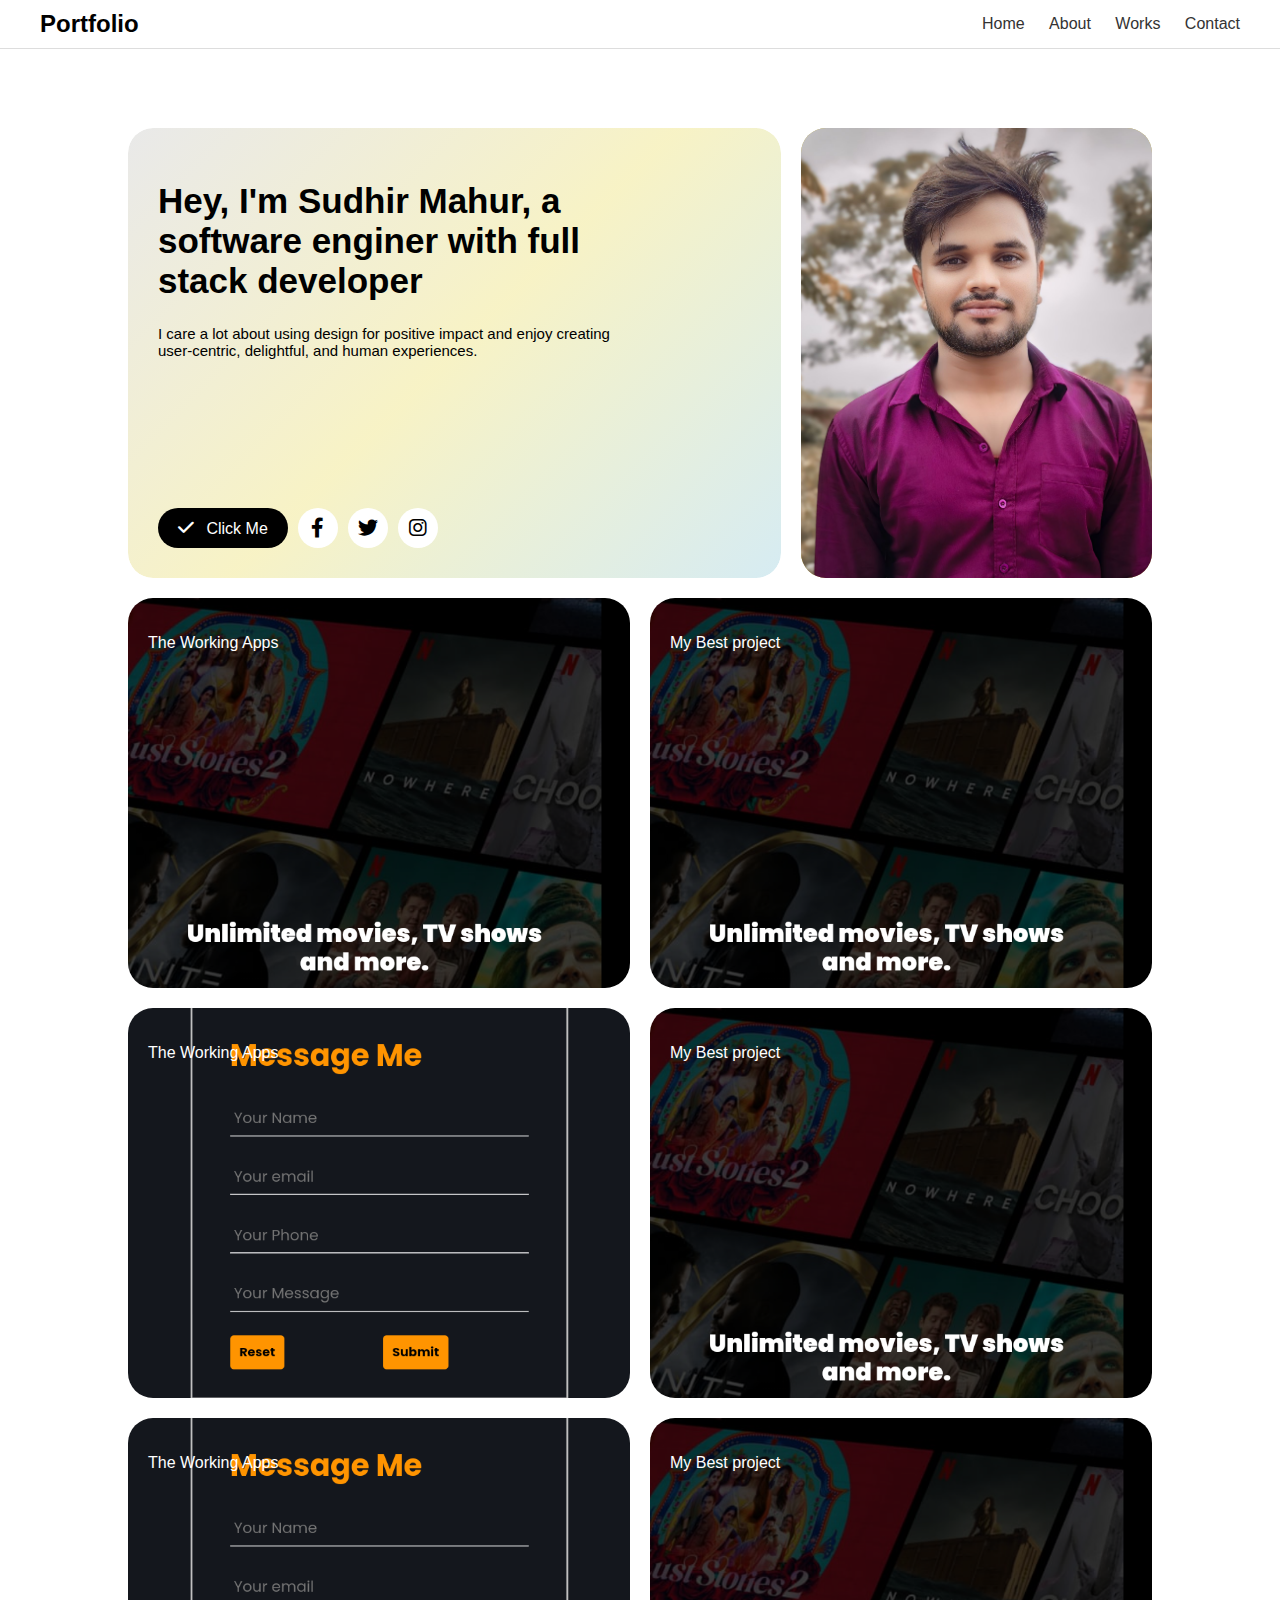
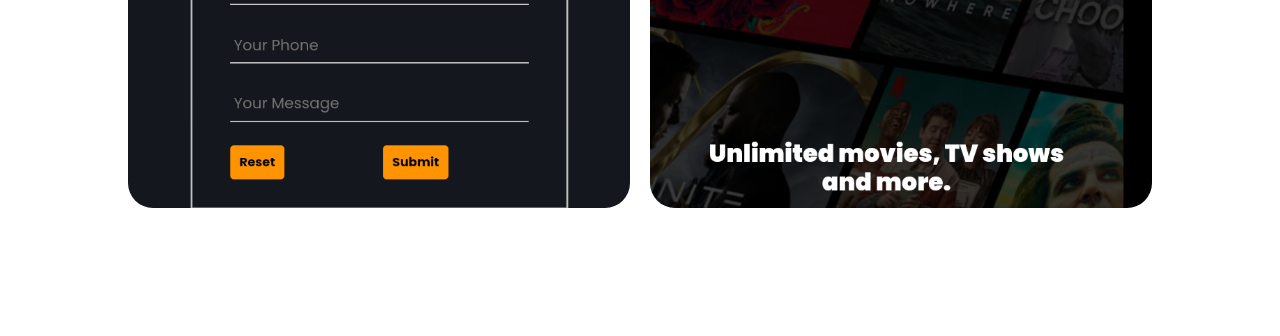
<file: dynamic pro/index.html>
<!DOCTYPE html>
<html lang="en">
<head>
    <meta charset="UTF-8">
    <meta name="viewport" content="width=device-width, initial-scale=1.0">
    <link rel="stylesheet" href="https://cdnjs.cloudflare.com/ajax/libs/font-awesome/6.0.0-beta3/css/all.min.css"> <!-- Font Awesome -->
    <title>dynmic portolio</title>
    <style>
        body {
            display: flex; 
            margin: 0;
            background-color: white;
            font-family: Arial, sans-serif;
        }

        .container-column {
            display: flex;
            flex-direction: column;
            width: 100%;
            margin: 10%;
            gap: 20px; /* Space between the containers */   
        }

        .container-row {
            display: flex;
            flex-direction: row;
            gap: 20px; /* Space between the containers */
        }

        .container {
            background-color: white;
            width: 300px;
            height: 200px;
            border-radius: 25px;
            padding: 20px;
            transition: transform 0.6s ease, box-shadow 0.6s ease; /* Smooth and slow transition */
        }

        

        .container-one {
            display: flex;
            flex-direction: column; /* Stack items vertically */
            justify-content: space-between; /* Space between content and buttons */
            position: relative;
            padding: 30px;
            color: black; /* Ensure text color is black */
            width: 65%;
            height: 450px;
            border-radius: 25px;
            overflow: hidden; /* Ensure pseudo-element stays within container */
            box-sizing: border-box;
        }
        .container-one:hover {
            transform: scale(1.03); /* Slightly scales up the container */
            box-shadow: 0 8px 16px rgba(0, 0, 0, 0.2); /* Adds a subtle shadow */
        }

        .container-one::before {
            content: '';
            position: absolute;
            top: 0;
            left: 0;
            width: 100%;
            height: 100%;
            background: linear-gradient(135deg, #d3d3d3, #f0e68c, #add8e6);
            opacity: 0.5; /* Set opacity for background */
            z-index: -1; /* Place background behind the text */
            border-radius: 25px;
        }

        .container-two {
            box-sizing: border-box;
            background-color: white;
            width: 35%;
            height: 450px;
            background-color: #c5b34a;
            border-radius: 25px;
            padding: 0px;
        }
        .container-two:hover {
            transform: scale(1.03); /* Slightly scales up the container */
            box-shadow: 0 8px 16px rgba(0, 0, 0, 0.2); /* Adds a subtle shadow */
        }

        .container-two img {
            width: 100%;
            height: 100%;
            border-radius: inherit;
            object-fit: cover; /* Ensures the image fills the container without stretching */
        }

        @media (max-width: 768px) {
            .container-two {
                width: 100%;
                height: 50vh; /* Adjust height for smaller screens */
            }
        }

        .container-three {
            background-color: white;
            width: 50%;
            height: 350px;
            border-radius: 25px;
            padding: 20px;
            background-image: url('message.png'); /* Set background image */
            background-size: cover; /* Ensure image covers the container */
            background-position: center; /* Center the background image */
            background-repeat: no-repeat; /* Prevent repeating the image */
            color: white; /* Ensure text color contrasts with the background */
        }
        .container-three:hover {
            transform: scale(1.03); /* Slightly scales up the container */
            box-shadow: 0 8px 16px rgba(0, 0, 0, 0.2); /* Adds a subtle shadow */
        }

        .container-four {
            background-color: white;
            width: 50%;
            height: 350px;
            border-radius: 25px;
            padding: 20px;
            background-image: url('netflix.png'); /* Set background image */
            background-size: cover; /* Ensure image covers the container */
            background-position: center; /* Center the background image */
            background-repeat: no-repeat; /* Prevent repeating the image */
            color: white; /* Ensure text color contrasts with the background */
        }
        .container-four:hover {
            transform: scale(1.03); /* Slightly scales up the container */
            box-shadow: 0 8px 16px rgba(0, 0, 0, 0.2); /* Adds a subtle shadow */
        }

        .head-one {
            font-size: 35px;
            text-align: left;
            font-weight: 700; 
            font-family: Arial, sans-serif;
        }

        .head-two {
            font-size: 15px;
            text-align: left;
            font-weight: 200; 
            font-family: Arial, sans-serif;
        }

        .button-group {
            display: flex;
            align-items: center;
            gap: 10px; /* Space between the buttons */
        }

        .pill-button {
            background-color: black;
            color: white;
            border: none;
            border-radius: 50px; /* Creates the pill shape */
            padding: 10px 20px;
            font-size: 16px;
            font-family: Arial, sans-serif;
            cursor: pointer;
            text-align: center;
        }

        .pill-button i {
            margin-right: 8px; /* Space between icon and text */
            font-size: 18px;
        }

        .pill-button:hover {
            background-color: #333; /* Slightly lighter shade on hover */
        }

        .social-button {
            background-color: white;
            border-radius: 50%; /* Creates circular buttons */
            width: 40px;
            height: 40px;
            display: flex;
            align-items: center;
            justify-content: center;
            font-size: 20px;
            color: black;
            cursor: pointer;
            transition: background-color 0.3s ease, color 0.3s ease; /* Smooth transition effect */
        }

        .social-button:hover {
            background-color: black;
            color: white;
        }


header {
    position: fixed;
    top: 0;
    left: 0;
    width: 100%;
    background-color: white; /* White background color for header */
    border-bottom: 1px solid #ddd; /* Thin border */
    z-index: 1000; /* Ensures header is above other content */
}

.container-header {
    display: flex;
    justify-content: space-between;
    align-items: center;
    padding: 10px 20px;
    max-width: 1200px;
    margin: 0 auto;
}

.logo {
    font-size: 24px;
    font-weight: bold;
}

.menu a {
    text-decoration: none;
    color: #333;
    margin-left: 20px;
    font-size: 16px;
}

.menu a:hover {
    text-decoration: underline;
}

main {
    margin-top: 60px; /* Adjust this if needed to avoid content overlapping the header */
    padding: 20px;
}
    </style>
    
</head>
<body>

    <header>
        <div class="container-header">
            <div class="logo">Portfolio</div>
            <nav class="menu">
                <a href="index.html">Home</a>
                <a href="about.html">About</a>
                <a href="service.html">Works</a>
                <a href="contact.html">Contact</a>
            </nav>
        </div>
    </header>
    
<div class="container-column">
    <div class="container-row">
        <div class="container-one">
            <div style="width: 80%;">
                <h1 class="head-one">Hey, I'm Sudhir Mahur, a software enginer with full stack developer</h1>
                <div style="height: 30%;">
                    <p class="head-two">I care a lot about using design for positive impact and enjoy creating user-centric, delightful, and human experiences.</p>
                </div>
            </div>
            <div class="button-group">
                <button class="pill-button">
                    <i class="fas fa-check"></i> <!-- Font Awesome icon -->
                    Click Me
                </button>
                <div class="social-button"><i class="fab fa-facebook-f"></i></div>
                <div class="social-button"><i class="fab fa-twitter"></i></div>
                <div class="social-button"><i class="fab fa-instagram"></i></div>
            </div>
        </div>
        <div class="container-two">
            <img src="sudhir  coding lover.jpg" alt="Portfolio Picture">
        </div>
    </div>
    <div class="container-row">
        <div class="container-four">
            <p>The Working Apps</p>
        </div>
        <div class="container-four">
            <p>My Best project</p>
        </div>
    </div>

    <div class="container-row">
        <div class="container-three">
            
            <p>The Working Apps</p>
        </div>
        <div class="container-four">
            <p>My Best project</p>
        </div>
    </div>

    <div class="container-row">
        <div class="container-three">
            <p>The Working Apps</p>
        </div>
        <div class="container-four">
            <p>My Best project</p>
        </div>
    </div>
</div>



</body>
</html>
</file>
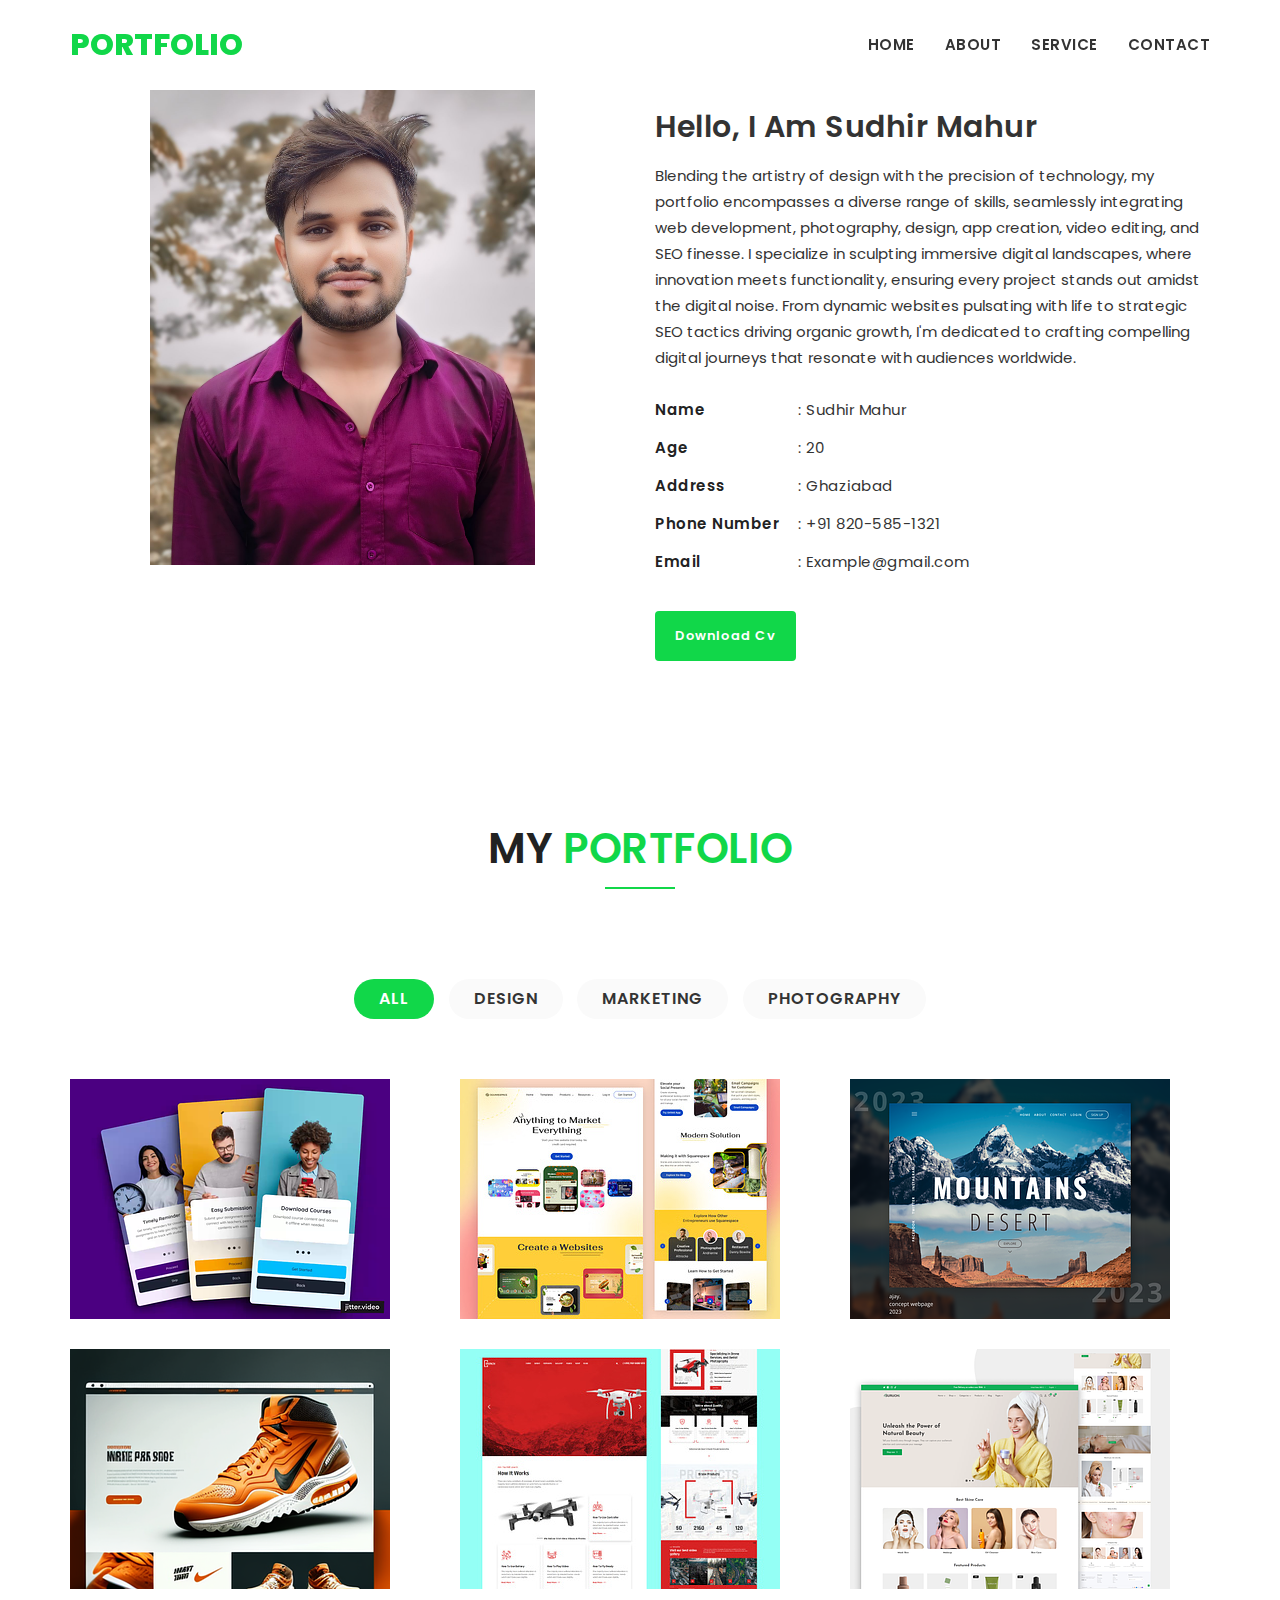
<file: dynamic pro/about.html>
<!DOCTYPE html>
<html lang="en">
<head>
    <meta charset="UTF-8">
    <meta name="viewport" content="width=device-width, initial-scale=1.0">
    <link href="https://fonts.googleapis.com/css?family=Poppins:300i,400,400i,500,600,700,800" rel="stylesheet">		
		<link href="fonts/font-awesome.min.css" rel="stylesheet"/>
		<link rel="icon" href="images/favicon.jpg"/>
		<link href="fonts/themify-icons.css" rel="stylesheet"/>
		<link href="fonts/etline.css" rel="stylesheet"/>
		<link href="css/plugins.css" rel="stylesheet"/>
		<link href="css/lightbox.min.css" rel="stylesheet"/>
		<link href="css/responsive.css" rel="stylesheet"/>
		<link href="css/style.css" rel="stylesheet"/>
    <title>Document</title>
</head>
<body>
    	<!-- START NAVBAR -->
			<div class="navbar navbar-default navbar-fixed-top menu-top">
				<div class="container">
					<div class="logo">
						<a href="index.html" class="navbar-brand"><p>Portfolio</p></a>
						<div class="mobile-nav"></div>
					</div>
					
					<div id="navbar" class="main_menu">
						<ul class="nav navbar-nav navbar-right">
							<li><a href="index.html">Home</a></li>
							<li><a href="about.html">About</a></li>
							<li><a href="service.html">Service</a></li>											
							<li><a href="contact.html">Contact</a></li>
						</ul>
					</div> 
				</div><!--- END CONTAINER -->
			</div> 
		<!-- END NAVBAR -->			
    <!-- START ABOUT -->
			<section id="about" class="gray_bg section_padding">
				<div class="container">
					<div class="single_about">
						<div class="row">
							<div class="col-md-6 col-sm-6 col-xs-12">
								<div class="about_image wow fadeInLeft">
									<img src="sudhir  coding lover.jpg" alt="about-image" />
								</div>
							</div>
							
							<div class="col-md-6 col-sm-6 col-xs-12">
								<div class="about_content_area wow fadeInRight">
									<h4>Hello, I am Sudhir Mahur </h4>					
									<p>Blending the artistry of design with the precision of technology, my portfolio encompasses a diverse range of skills, 
										seamlessly integrating web development, photography, design, app creation, video editing, and SEO finesse. 
										I specialize in sculpting immersive digital landscapes, where innovation meets functionality, ensuring every project stands out 
										amidst the digital noise. From dynamic websites pulsating with life to strategic SEO tactics driving organic growth,
										 I'm dedicated to crafting compelling digital journeys that resonate with audiences worldwide.</p>
									<div class="about_details">
										<div class="row">
											<div class="col-md-12">
												<div class="ct_about">
												   <span> Name </span> : Sudhir Mahur										   
												</div>
											</div>
											
											<div class="col-md-12">
												<div class="ct_about">
												   <span> Age </span>
												   : 20
												</div>
											</div>
											
											<div class="col-md-12">
												<div class="ct_about">
												   <span> Address </span>
												   : Ghaziabad
												</div>
											</div>
											
											<div class="col-md-12">
												<div class="ct_about">
												   <span> Phone Number </span>
												   : +91 820-585-1321
												</div>
											</div>
											
											<div class="col-md-12">
												<div class="ct_about">
												   <span> Email </span>
												   : Example@gmail.com
												</div>
											</div>
										</div>
									</div>
									
									<a href="Sudhir_resume.pdf" class="btn btn-default main_btn">Download Cv</a>
								</div>
							</div>
						</div>
					</div>
				</div>
			</section>
		<!-- END ABOUT -->
		
		
		<!-- START PORTFOLIO -->
			<section id="portfolio" class="gray_bg section_padding">
				<div class="container">	
					<div class="col-md-12 col-sm-12-col-xs-12">
						<div class="section_heading text-center">
							<h2>My <span>Portfolio</span></h2>						
							<div class="sm_border"></div>
						</div>	
					</div>
					
					<div class="row">
						<div class="work_filter text-center">
							<ul>
								<li class="active" data-filter="*">All</li>
								<li data-filter=".design">Design</li>
								<li data-filter=".marketing">Marketing</li>
								<li data-filter=".Photography">Photography</li>
							</ul>
						</div>
						
						<div class="work_content_area">
							<div class="col-md-4 col-sm-6 col-xs-12">
								<div class="item-img">
									<img src="images/b1.png" alt="" />
									<div class="item-img-overlay">
										<div class="overlay-info full-width">
											<h5>Gallery Item</h5>
											<p>Category</p>											
											<a href="images/b1.png" data-lightbox="images">
												<span class="icon"><i class="ti-arrow-right"></i></span>
											</a>
										</div>
									</div>
								</div>
							</div>
							<div class="col-md-4 col-sm-6 col-xs-12 element-item design Photography">
								<div class="item-img">
									<img src="images/b2.jpg" alt="" />
									<div class="item-img-overlay">
										<div class="overlay-info full-width">
											<h5>Gallery Item</h5>
											<p>Category</p>											
											<a href="images/b2.jpg" data-lightbox="images">
												<span class="icon"><i class="ti-arrow-right"></i></span>
											</a>
										</div>
									</div>
								</div>
							</div>
							<div class="col-md-4 col-sm-6 col-xs-12 element-item Photography marketing">
								<div class="item-img">
									<img src="images/b3.png" alt="" />
									<div class="item-img-overlay">
										<div class="overlay-info full-width">
											<h5>Gallery Item</h5>
											<p>Category</p>											
											<a href="images/b3.png" data-lightbox="images">
												<span class="icon"><i class="ti-arrow-right"></i></span>
											</a>
										</div>
									</div>
								</div>
							</div>
							<div class="col-md-4 col-sm-6 col-xs-12 element-item design Photography">
								<div class="item-img">
									<img src="images/b4.png" alt="" />
									<div class="item-img-overlay">
										<div class="overlay-info full-width">
											<h5>Gallery Item</h5>
											<p>Category</p>											
											<a href="images/b4.png" data-lightbox="images">
												<span class="icon"><i class="ti-arrow-right"></i></span>
											</a>
										</div>
									</div>
								</div>
							</div>
							<div class="col-md-4 col-sm-6 col-xs-12 element-item marketing Photography">
								<div class="item-img">
									<img src="images/b5.jpg" alt="" />
									<div class="item-img-overlay">
										<div class="overlay-info full-width">
											<h5>Gallery Item</h5>
											<p>Category</p>											
											<a href="images/b5.jpg" data-lightbox="images">
												<span class="icon"><i class="ti-arrow-right"></i></span>
											</a>
										</div>
									</div>
								</div>
							</div>
							<div class="col-md-4 col-sm-6 col-xs-12 element-item design marketing">
								<div class="item-img">
									<img src="images/b6.png" alt="" />
									<div class="item-img-overlay">
										<div class="overlay-info full-width">
											<h5>Gallery Item</h5>
											<p>Category</p>											
											<a href="images/b6.png" data-lightbox="images">
												<span class="icon"><i class="ti-arrow-right"></i></span>
											</a>
										</div>
									</div>
								</div>
							</div>
						</div>						
					</div>
				</div>			
			</section>
		<!-- END PORTFOLIO -->
			
</body>
</html>
</file>
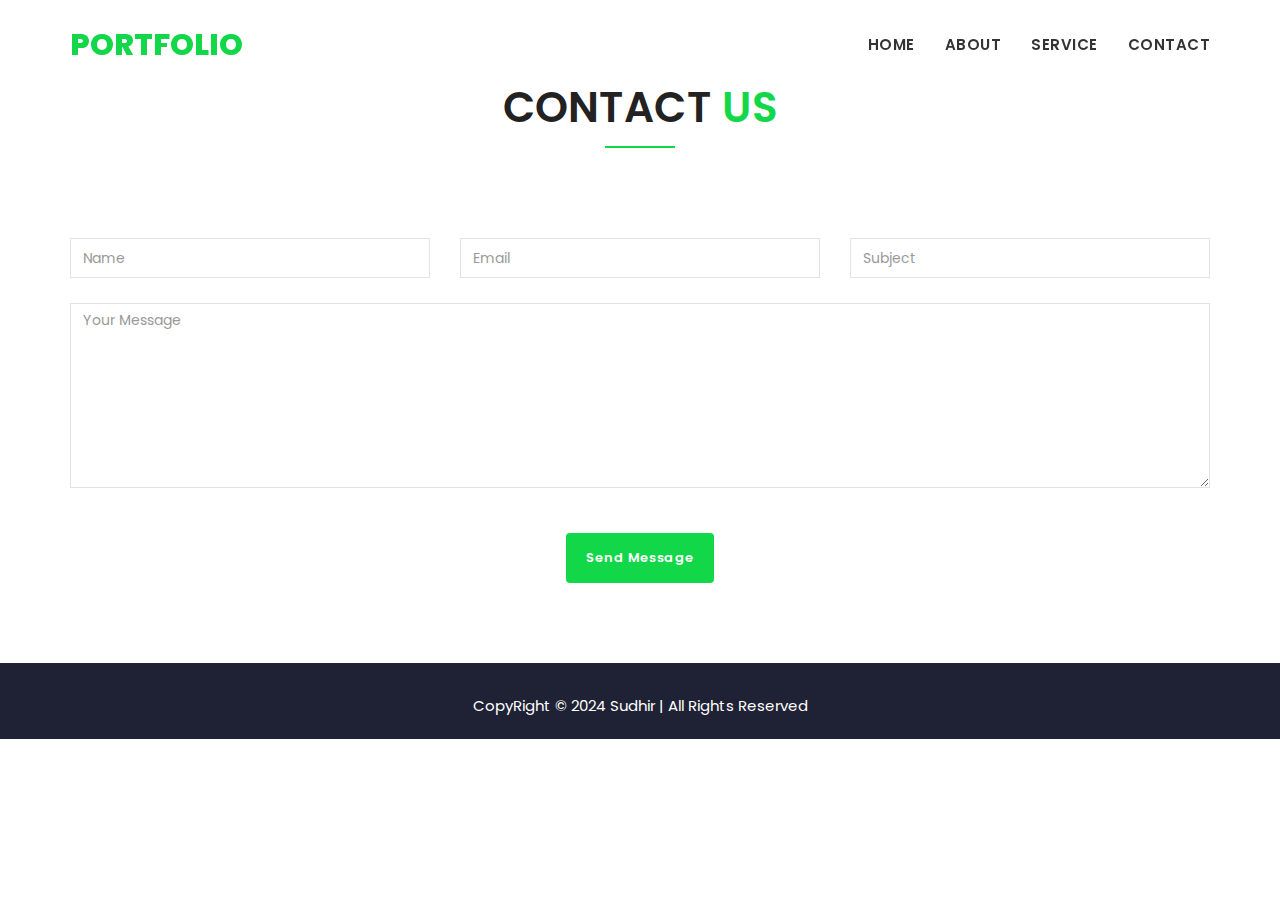
<file: dynamic pro/contact.html>
<!DOCTYPE html>
<html lang="en">
<head>
    <meta charset="UTF-8">
    <meta name="viewport" content="width=device-width, initial-scale=1.0">
    <link href="https://fonts.googleapis.com/css?family=Poppins:300i,400,400i,500,600,700,800" rel="stylesheet">		
		<link href="fonts/font-awesome.min.css" rel="stylesheet"/>
		<link rel="icon" href="images/favicon.jpg"/>
		<link href="fonts/themify-icons.css" rel="stylesheet"/>
		<link href="fonts/etline.css" rel="stylesheet"/>
		<link href="css/plugins.css" rel="stylesheet"/>
		<link href="css/lightbox.min.css" rel="stylesheet"/>
		<link href="css/responsive.css" rel="stylesheet"/>
		<link href="css/style.css" rel="stylesheet"/>
    <title>Document</title>
</head>
<body>
    <!-- START NAVBAR -->
			<div class="navbar navbar-default navbar-fixed-top menu-top">
				<div class="container">
					<div class="logo">
						<a href="index.html" class="navbar-brand"><p>Portfolio</p></a>
						<div class="mobile-nav"></div>
					</div>
					
					<div id="navbar" class="main_menu">
						<ul class="nav navbar-nav navbar-right">
							<li><a href="index.html">Home</a></li>
							<li><a href="about.html">About</a></li>
							<li><a href="service.html">Service</a></li>											
							<li><a href="contact.html">Contact</a></li>
						</ul>
					</div> 
				</div><!--- END CONTAINER -->
			</div> 
		<!-- END NAVBAR -->			
    <!-- START CONTACT -->
			<section id="contact" class="gray_bg section_padding">
				<div class="container">
					<div class="col-md-12 col-sm-12-col-xs-12">
						<div class="section_heading text-center">
							<h2>Contact <span>Us</span></h2>							
							<div class="sm_border"></div>
						</div>	
					</div>	
					
					<div class="row">						
						<div class="col-md-12 col-sm-12"> 	
							<form class="form" name="enq" method="post" action="https://api.web3forms.com/submit" method="POST">
								<input type="hidden" name="access_key" value="40431c8f-c01c-47ad-87fa-271de1ce8f18">
								<div class="row">
									<div class="form-group col-md-4">
										<input type="text" name="name" class="form-control" placeholder="Name" required="required">
									</div>
									<div class="form-group col-md-4">
										<input type="email" name="email" class="form-control" placeholder="Email" required="required">
									</div>
									<div class="form-group col-md-4">
										<input type="text" name="subject" class="form-control" placeholder="Subject" required="required">
									</div>
									<div class="form-group col-md-12">
										<textarea rows="6" name="message" class="form-control" placeholder="Your Message" required="required"></textarea>
									</div>
									<div class="col-md-12 text-center">
										<button type="submit" value="Send message" name="submit" id="submitButton" class="btn btn-default main_btn" title="Submit Your Message!">Send Message</button>
									</div>
								</div>
							</form>
						</div>						
					</div>
				</div>
			</section>
		<!-- END CONTACT -->
		
		<!-- START FOOTER -->
			<div class="footer">
				<div class="container">					
					<div class="copy-text text-center wow fadeInDown">
						<p>CopyRight © 2024 Sudhir | All Rights Reserved</p>
					</div>											
				</div>						
			</div>	
		<!-- END FOOTER -->
</body>
</html>
</file>
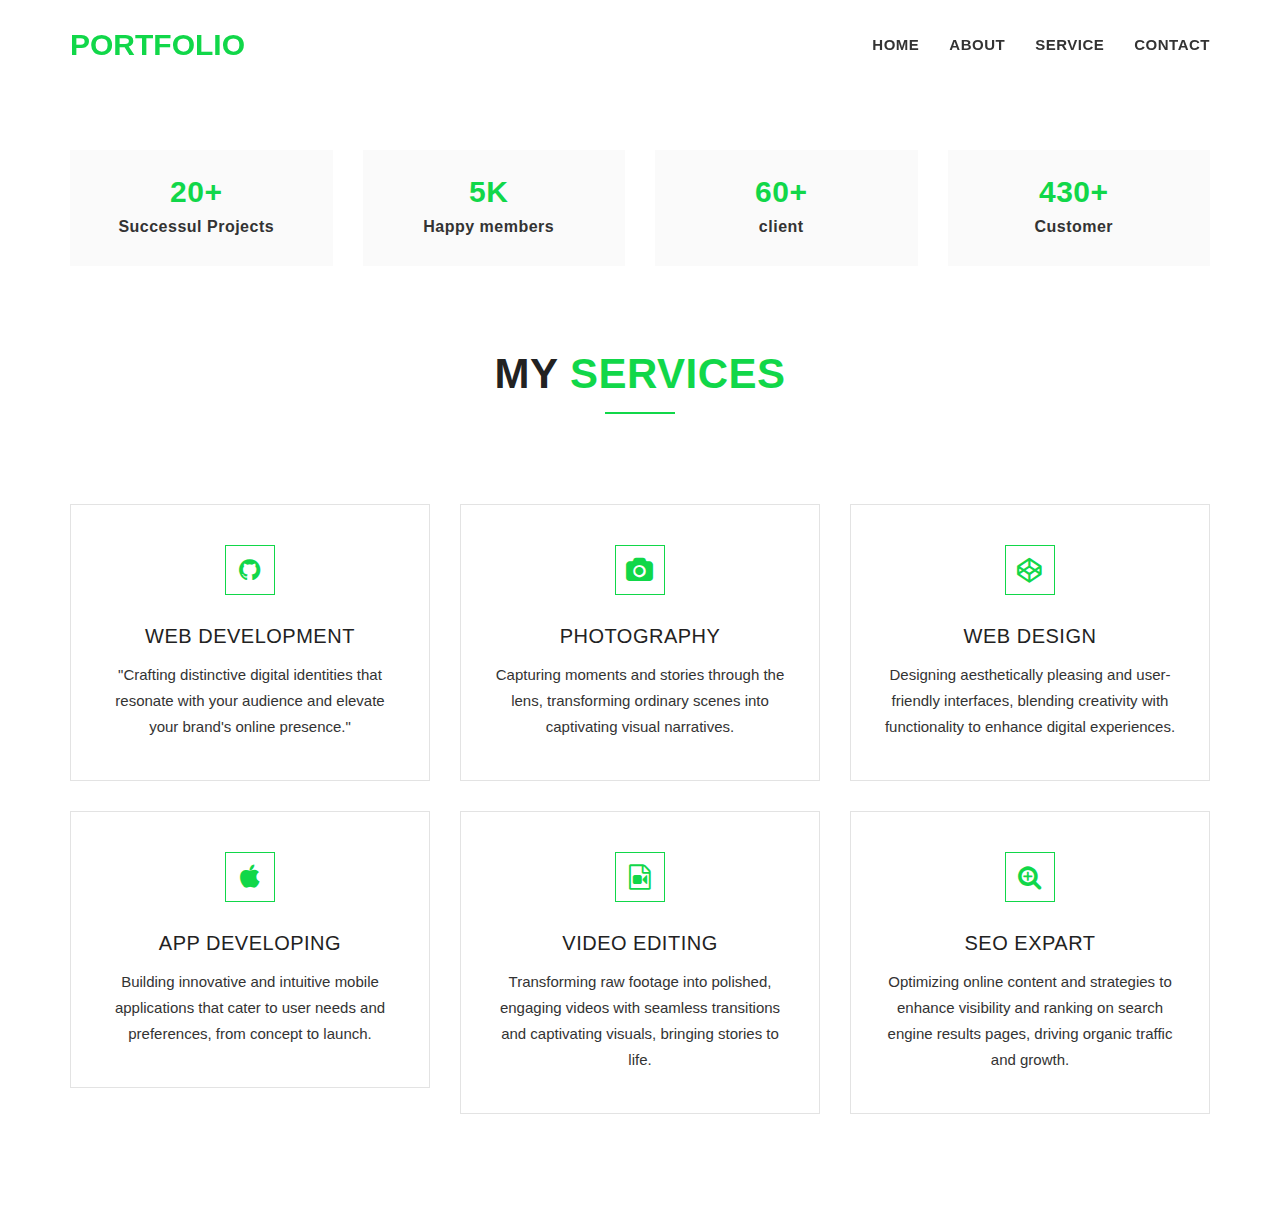
<file: dynamic pro/service.html>
<!DOCTYPE html>
<html lang="en">
<head>
    <meta charset="UTF-8">
    <meta name="viewport" content="width=device-width, initial-scale=1.0">
    <link href="fonts/font-awesome.min.css" rel="stylesheet"/>
		<link rel="icon" href="images/favicon.jpg"/>
		<link href="fonts/themify-icons.css" rel="stylesheet"/>
		<link href="fonts/etline.css" rel="stylesheet"/>
		<link href="css/plugins.css" rel="stylesheet"/>
		<link href="css/lightbox.min.css" rel="stylesheet"/>
		<link href="css/responsive.css" rel="stylesheet"/>
		<link href="css/style.css" rel="stylesheet"/>
    <title>Document</title>
</head>
<body>
    	<!-- START NAVBAR -->
			<div class="navbar navbar-default navbar-fixed-top menu-top">
				<div class="container">
					<div class="logo">
						<a href="index.html" class="navbar-brand"><p>portfolio</p></a>
						<div class="mobile-nav"></div>
					</div>
					
					<div id="navbar" class="main_menu">
						<ul class="nav navbar-nav navbar-right">
							<li><a href="index.html">Home</a></li>
							<li><a href="about.html">About</a></li>
							<li><a href="service.html">Service</a></li>											
							<li><a href="contact.html">Contact</a></li>
						</ul>
					</div> 
				</div><!--- END CONTAINER -->
			</div> 
		<!-- END NAVBAR -->			
    <!-- START COUNTER -->
    <section id="counter_area" class="gray_bg" style="margin-top: 150px;">
        <div class="container">
            <div class="row text-center">
            
                <div class="col-md-3 col-sm-6 col-xs-12">
                    <div class="single_counter wow fadeInLeft">							    
                        <h3><span class="counter">20</span>+</h3>
                        <h5>Successul Projects</h5>
                    </div>
                </div> 
                
                <div class="col-md-3 col-sm-6 col-xs-12">
                    <div class="single_counter wow fadeInLeft">								
                        <h3><span class="counter">5</span>K</h3>
                        <h5>Happy members</h5>
                    </div>
                </div>
                
                <div class="col-md-3 col-sm-6 col-xs-12">
                    <div class="single_counter wow fadeInRight">							   
                        <h3><span class="counter">60</span>+</h3>
                        <h5>client</h5>
                    </div>
                </div> 
                
                <div class="col-md-3 col-sm-6 col-xs-12">
                    <div class="single_counter wow fadeInRight">							    
                        <h3><span class="counter">430</span>+</h3>
                        <h5>Customer</h5>
                    </div>
                </div>
            </div>
        </div>
    </section>
<!-- END COUNTER -->

<!-- START SERVICE -->
<section id="service" class="gray_bg section_padding">
    <div class="container">
        <div class="col-md-12 col-sm-12-col-xs-12">
            <div class="section_heading text-center">
                <h2>My <span>Services</span></h2>							
                <div class="sm_border"></div>
            </div>	
        </div>
        
        <div class="row text-center">
            <div class="col-md-4 col-sm-6 col-xs-12">
                <div class="single-service wow fadeInDown">
                    <i class="fa fa-github"></i>
                    <h4>Web Development</h4>
                    <P> "Crafting distinctive digital identities that resonate with your audience and elevate your brand's online presence."</P>
                </div>
            </div> <!-- End Col -->
            <div class="col-md-4 col-sm-6 col-xs-12">
                <div class="single-service wow fadeInDown">
                    <i class="fa fa-camera"></i>
                    <h4>Photography</h4>
                    <P>Capturing moments and stories through the lens, transforming ordinary scenes into captivating visual narratives.</P>
                </div>
            </div> <!-- End Col -->						
            <div class="col-md-4 col-sm-6 col-xs-12">
                <div class="single-service wow fadeInDown">
                    <i class="fa fa-codepen"></i>
                    <h4>Web Design</h4>
                    <P>Designing aesthetically pleasing and user-friendly interfaces, blending creativity with functionality to enhance digital experiences.</P>
                </div>
            </div> <!-- End Col -->
            <div class="col-md-4 col-sm-6 col-xs-12">
                <div class="single-service wow fadeInUp">
                    <i class="fa fa-apple"></i>
                    <h4>App Developing</h4>
                    <P> Building innovative and intuitive mobile applications that cater to user needs and preferences, from concept to launch.</P>
                </div>
            </div> <!-- End Col -->
            <div class="col-md-4 col-sm-6 col-xs-12">
                <div class="single-service wow fadeInUp">
                    <i class="fa fa-file-video-o"></i>
                    <h4>Video Editing</h4>
                    <P>Transforming raw footage into polished, engaging videos with seamless transitions and captivating visuals, bringing stories to life.</P>
                </div>
            </div> <!-- End Col -->
            <div class="col-md-4 col-sm-6 col-xs-12">
                <div class="single-service wow fadeInUp">
                    <i class="fa fa-search-plus"></i>
                    <h4>SEO Expart</h4>
                    <P>Optimizing online content and strategies to enhance visibility and ranking on search engine results pages, driving organic traffic and growth.</P>
                </div>
            </div> <!-- End Col -->
        </div>
    </div>
</section>
<!-- END SERVICE -->

</body>
</html>
</file>
<file: dynamic pro/fonts/themify-icons.css>
@font-face {
	font-family: 'themify';
	src:url('themify.eot?-fvbane');
	src:url('themify.eot?#iefix-fvbane') format('embedded-opentype'),
		url('themify.woff?-fvbane') format('woff'),
		url('themify.ttf?-fvbane') format('truetype'),
		url('themify.svg?-fvbane#themify') format('svg');
	font-weight: normal;
	font-style: normal;
}

[class^="ti-"], [class*=" ti-"] {
	font-family: 'themify';
	speak: none;
	font-style: normal;
	font-weight: normal;
	font-variant: normal;
	text-transform: none;
	line-height: 1;

	/* Better Font Rendering =========== */
	-webkit-font-smoothing: antialiased;
	-moz-osx-font-smoothing: grayscale;
}

.ti-wand:before {
	content: "\e600";
}
.ti-volume:before {
	content: "\e601";
}
.ti-user:before {
	content: "\e602";
}
.ti-unlock:before {
	content: "\e603";
}
.ti-unlink:before {
	content: "\e604";
}
.ti-trash:before {
	content: "\e605";
}
.ti-thought:before {
	content: "\e606";
}
.ti-target:before {
	content: "\e607";
}
.ti-tag:before {
	content: "\e608";
}
.ti-tablet:before {
	content: "\e609";
}
.ti-star:before {
	content: "\e60a";
}
.ti-spray:before {
	content: "\e60b";
}
.ti-signal:before {
	content: "\e60c";
}
.ti-shopping-cart:before {
	content: "\e60d";
}
.ti-shopping-cart-full:before {
	content: "\e60e";
}
.ti-settings:before {
	content: "\e60f";
}
.ti-search:before {
	content: "\e610";
}
.ti-zoom-in:before {
	content: "\e611";
}
.ti-zoom-out:before {
	content: "\e612";
}
.ti-cut:before {
	content: "\e613";
}
.ti-ruler:before {
	content: "\e614";
}
.ti-ruler-pencil:before {
	content: "\e615";
}
.ti-ruler-alt:before {
	content: "\e616";
}
.ti-bookmark:before {
	content: "\e617";
}
.ti-bookmark-alt:before {
	content: "\e618";
}
.ti-reload:before {
	content: "\e619";
}
.ti-plus:before {
	content: "\e61a";
}
.ti-pin:before {
	content: "\e61b";
}
.ti-pencil:before {
	content: "\e61c";
}
.ti-pencil-alt:before {
	content: "\e61d";
}
.ti-paint-roller:before {
	content: "\e61e";
}
.ti-paint-bucket:before {
	content: "\e61f";
}
.ti-na:before {
	content: "\e620";
}
.ti-mobile:before {
	content: "\e621";
}
.ti-minus:before {
	content: "\e622";
}
.ti-medall:before {
	content: "\e623";
}
.ti-medall-alt:before {
	content: "\e624";
}
.ti-marker:before {
	content: "\e625";
}
.ti-marker-alt:before {
	content: "\e626";
}
.ti-arrow-up:before {
	content: "\e627";
}
.ti-arrow-right:before {
	content: "\e628";
}
.ti-arrow-left:before {
	content: "\e629";
}
.ti-arrow-down:before {
	content: "\e62a";
}
.ti-lock:before {
	content: "\e62b";
}
.ti-location-arrow:before {
	content: "\e62c";
}
.ti-link:before {
	content: "\e62d";
}
.ti-layout:before {
	content: "\e62e";
}
.ti-layers:before {
	content: "\e62f";
}
.ti-layers-alt:before {
	content: "\e630";
}
.ti-key:before {
	content: "\e631";
}
.ti-import:before {
	content: "\e632";
}
.ti-image:before {
	content: "\e633";
}
.ti-heart:before {
	content: "\e634";
}
.ti-heart-broken:before {
	content: "\e635";
}
.ti-hand-stop:before {
	content: "\e636";
}
.ti-hand-open:before {
	content: "\e637";
}
.ti-hand-drag:before {
	content: "\e638";
}
.ti-folder:before {
	content: "\e639";
}
.ti-flag:before {
	content: "\e63a";
}
.ti-flag-alt:before {
	content: "\e63b";
}
.ti-flag-alt-2:before {
	content: "\e63c";
}
.ti-eye:before {
	content: "\e63d";
}
.ti-export:before {
	content: "\e63e";
}
.ti-exchange-vertical:before {
	content: "\e63f";
}
.ti-desktop:before {
	content: "\e640";
}
.ti-cup:before {
	content: "\e641";
}
.ti-crown:before {
	content: "\e642";
}
.ti-comments:before {
	content: "\e643";
}
.ti-comment:before {
	content: "\e644";
}
.ti-comment-alt:before {
	content: "\e645";
}
.ti-close:before {
	content: "\e646";
}
.ti-clip:before {
	content: "\e647";
}
.ti-angle-up:before {
	content: "\e648";
}
.ti-angle-right:before {
	content: "\e649";
}
.ti-angle-left:before {
	content: "\e64a";
}
.ti-angle-down:before {
	content: "\e64b";
}
.ti-check:before {
	content: "\e64c";
}
.ti-check-box:before {
	content: "\e64d";
}
.ti-camera:before {
	content: "\e64e";
}
.ti-announcement:before {
	content: "\e64f";
}
.ti-brush:before {
	content: "\e650";
}
.ti-briefcase:before {
	content: "\e651";
}
.ti-bolt:before {
	content: "\e652";
}
.ti-bolt-alt:before {
	content: "\e653";
}
.ti-blackboard:before {
	content: "\e654";
}
.ti-bag:before {
	content: "\e655";
}
.ti-move:before {
	content: "\e656";
}
.ti-arrows-vertical:before {
	content: "\e657";
}
.ti-arrows-horizontal:before {
	content: "\e658";
}
.ti-fullscreen:before {
	content: "\e659";
}
.ti-arrow-top-right:before {
	content: "\e65a";
}
.ti-arrow-top-left:before {
	content: "\e65b";
}
.ti-arrow-circle-up:before {
	content: "\e65c";
}
.ti-arrow-circle-right:before {
	content: "\e65d";
}
.ti-arrow-circle-left:before {
	content: "\e65e";
}
.ti-arrow-circle-down:before {
	content: "\e65f";
}
.ti-angle-double-up:before {
	content: "\e660";
}
.ti-angle-double-right:before {
	content: "\e661";
}
.ti-angle-double-left:before {
	content: "\e662";
}
.ti-angle-double-down:before {
	content: "\e663";
}
.ti-zip:before {
	content: "\e664";
}
.ti-world:before {
	content: "\e665";
}
.ti-wheelchair:before {
	content: "\e666";
}
.ti-view-list:before {
	content: "\e667";
}
.ti-view-list-alt:before {
	content: "\e668";
}
.ti-view-grid:before {
	content: "\e669";
}
.ti-uppercase:before {
	content: "\e66a";
}
.ti-upload:before {
	content: "\e66b";
}
.ti-underline:before {
	content: "\e66c";
}
.ti-truck:before {
	content: "\e66d";
}
.ti-timer:before {
	content: "\e66e";
}
.ti-ticket:before {
	content: "\e66f";
}
.ti-thumb-up:before {
	content: "\e670";
}
.ti-thumb-down:before {
	content: "\e671";
}
.ti-text:before {
	content: "\e672";
}
.ti-stats-up:before {
	content: "\e673";
}
.ti-stats-down:before {
	content: "\e674";
}
.ti-split-v:before {
	content: "\e675";
}
.ti-split-h:before {
	content: "\e676";
}
.ti-smallcap:before {
	content: "\e677";
}
.ti-shine:before {
	content: "\e678";
}
.ti-shift-right:before {
	content: "\e679";
}
.ti-shift-left:before {
	content: "\e67a";
}
.ti-shield:before {
	content: "\e67b";
}
.ti-notepad:before {
	content: "\e67c";
}
.ti-server:before {
	content: "\e67d";
}
.ti-quote-right:before {
	content: "\e67e";
}
.ti-quote-left:before {
	content: "\e67f";
}
.ti-pulse:before {
	content: "\e680";
}
.ti-printer:before {
	content: "\e681";
}
.ti-power-off:before {
	content: "\e682";
}
.ti-plug:before {
	content: "\e683";
}
.ti-pie-chart:before {
	content: "\e684";
}
.ti-paragraph:before {
	content: "\e685";
}
.ti-panel:before {
	content: "\e686";
}
.ti-package:before {
	content: "\e687";
}
.ti-music:before {
	content: "\e688";
}
.ti-music-alt:before {
	content: "\e689";
}
.ti-mouse:before {
	content: "\e68a";
}
.ti-mouse-alt:before {
	content: "\e68b";
}
.ti-money:before {
	content: "\e68c";
}
.ti-microphone:before {
	content: "\e68d";
}
.ti-menu:before {
	content: "\e68e";
}
.ti-menu-alt:before {
	content: "\e68f";
}
.ti-map:before {
	content: "\e690";
}
.ti-map-alt:before {
	content: "\e691";
}
.ti-loop:before {
	content: "\e692";
}
.ti-location-pin:before {
	content: "\e693";
}
.ti-list:before {
	content: "\e694";
}
.ti-light-bulb:before {
	content: "\e695";
}
.ti-Italic:before {
	content: "\e696";
}
.ti-info:before {
	content: "\e697";
}
.ti-infinite:before {
	content: "\e698";
}
.ti-id-badge:before {
	content: "\e699";
}
.ti-hummer:before {
	content: "\e69a";
}
.ti-home:before {
	content: "\e69b";
}
.ti-help:before {
	content: "\e69c";
}
.ti-headphone:before {
	content: "\e69d";
}
.ti-harddrives:before {
	content: "\e69e";
}
.ti-harddrive:before {
	content: "\e69f";
}
.ti-gift:before {
	content: "\e6a0";
}
.ti-game:before {
	content: "\e6a1";
}
.ti-filter:before {
	content: "\e6a2";
}
.ti-files:before {
	content: "\e6a3";
}
.ti-file:before {
	content: "\e6a4";
}
.ti-eraser:before {
	content: "\e6a5";
}
.ti-envelope:before {
	content: "\e6a6";
}
.ti-download:before {
	content: "\e6a7";
}
.ti-direction:before {
	content: "\e6a8";
}
.ti-direction-alt:before {
	content: "\e6a9";
}
.ti-dashboard:before {
	content: "\e6aa";
}
.ti-control-stop:before {
	content: "\e6ab";
}
.ti-control-shuffle:before {
	content: "\e6ac";
}
.ti-control-play:before {
	content: "\e6ad";
}
.ti-control-pause:before {
	content: "\e6ae";
}
.ti-control-forward:before {
	content: "\e6af";
}
.ti-control-backward:before {
	content: "\e6b0";
}
.ti-cloud:before {
	content: "\e6b1";
}
.ti-cloud-up:before {
	content: "\e6b2";
}
.ti-cloud-down:before {
	content: "\e6b3";
}
.ti-clipboard:before {
	content: "\e6b4";
}
.ti-car:before {
	content: "\e6b5";
}
.ti-calendar:before {
	content: "\e6b6";
}
.ti-book:before {
	content: "\e6b7";
}
.ti-bell:before {
	content: "\e6b8";
}
.ti-basketball:before {
	content: "\e6b9";
}
.ti-bar-chart:before {
	content: "\e6ba";
}
.ti-bar-chart-alt:before {
	content: "\e6bb";
}
.ti-back-right:before {
	content: "\e6bc";
}
.ti-back-left:before {
	content: "\e6bd";
}
.ti-arrows-corner:before {
	content: "\e6be";
}
.ti-archive:before {
	content: "\e6bf";
}
.ti-anchor:before {
	content: "\e6c0";
}
.ti-align-right:before {
	content: "\e6c1";
}
.ti-align-left:before {
	content: "\e6c2";
}
.ti-align-justify:before {
	content: "\e6c3";
}
.ti-align-center:before {
	content: "\e6c4";
}
.ti-alert:before {
	content: "\e6c5";
}
.ti-alarm-clock:before {
	content: "\e6c6";
}
.ti-agenda:before {
	content: "\e6c7";
}
.ti-write:before {
	content: "\e6c8";
}
.ti-window:before {
	content: "\e6c9";
}
.ti-widgetized:before {
	content: "\e6ca";
}
.ti-widget:before {
	content: "\e6cb";
}
.ti-widget-alt:before {
	content: "\e6cc";
}
.ti-wallet:before {
	content: "\e6cd";
}
.ti-video-clapper:before {
	content: "\e6ce";
}
.ti-video-camera:before {
	content: "\e6cf";
}
.ti-vector:before {
	content: "\e6d0";
}
.ti-themify-logo:before {
	content: "\e6d1";
}
.ti-themify-favicon:before {
	content: "\e6d2";
}
.ti-themify-favicon-alt:before {
	content: "\e6d3";
}
.ti-support:before {
	content: "\e6d4";
}
.ti-stamp:before {
	content: "\e6d5";
}
.ti-split-v-alt:before {
	content: "\e6d6";
}
.ti-slice:before {
	content: "\e6d7";
}
.ti-shortcode:before {
	content: "\e6d8";
}
.ti-shift-right-alt:before {
	content: "\e6d9";
}
.ti-shift-left-alt:before {
	content: "\e6da";
}
.ti-ruler-alt-2:before {
	content: "\e6db";
}
.ti-receipt:before {
	content: "\e6dc";
}
.ti-pin2:before {
	content: "\e6dd";
}
.ti-pin-alt:before {
	content: "\e6de";
}
.ti-pencil-alt2:before {
	content: "\e6df";
}
.ti-palette:before {
	content: "\e6e0";
}
.ti-more:before {
	content: "\e6e1";
}
.ti-more-alt:before {
	content: "\e6e2";
}
.ti-microphone-alt:before {
	content: "\e6e3";
}
.ti-magnet:before {
	content: "\e6e4";
}
.ti-line-double:before {
	content: "\e6e5";
}
.ti-line-dotted:before {
	content: "\e6e6";
}
.ti-line-dashed:before {
	content: "\e6e7";
}
.ti-layout-width-full:before {
	content: "\e6e8";
}
.ti-layout-width-default:before {
	content: "\e6e9";
}
.ti-layout-width-default-alt:before {
	content: "\e6ea";
}
.ti-layout-tab:before {
	content: "\e6eb";
}
.ti-layout-tab-window:before {
	content: "\e6ec";
}
.ti-layout-tab-v:before {
	content: "\e6ed";
}
.ti-layout-tab-min:before {
	content: "\e6ee";
}
.ti-layout-slider:before {
	content: "\e6ef";
}
.ti-layout-slider-alt:before {
	content: "\e6f0";
}
.ti-layout-sidebar-right:before {
	content: "\e6f1";
}
.ti-layout-sidebar-none:before {
	content: "\e6f2";
}
.ti-layout-sidebar-left:before {
	content: "\e6f3";
}
.ti-layout-placeholder:before {
	content: "\e6f4";
}
.ti-layout-menu:before {
	content: "\e6f5";
}
.ti-layout-menu-v:before {
	content: "\e6f6";
}
.ti-layout-menu-separated:before {
	content: "\e6f7";
}
.ti-layout-menu-full:before {
	content: "\e6f8";
}
.ti-layout-media-right-alt:before {
	content: "\e6f9";
}
.ti-layout-media-right:before {
	content: "\e6fa";
}
.ti-layout-media-overlay:before {
	content: "\e6fb";
}
.ti-layout-media-overlay-alt:before {
	content: "\e6fc";
}
.ti-layout-media-overlay-alt-2:before {
	content: "\e6fd";
}
.ti-layout-media-left-alt:before {
	content: "\e6fe";
}
.ti-layout-media-left:before {
	content: "\e6ff";
}
.ti-layout-media-center-alt:before {
	content: "\e700";
}
.ti-layout-media-center:before {
	content: "\e701";
}
.ti-layout-list-thumb:before {
	content: "\e702";
}
.ti-layout-list-thumb-alt:before {
	content: "\e703";
}
.ti-layout-list-post:before {
	content: "\e704";
}
.ti-layout-list-large-image:before {
	content: "\e705";
}
.ti-layout-line-solid:before {
	content: "\e706";
}
.ti-layout-grid4:before {
	content: "\e707";
}
.ti-layout-grid3:before {
	content: "\e708";
}
.ti-layout-grid2:before {
	content: "\e709";
}
.ti-layout-grid2-thumb:before {
	content: "\e70a";
}
.ti-layout-cta-right:before {
	content: "\e70b";
}
.ti-layout-cta-left:before {
	content: "\e70c";
}
.ti-layout-cta-center:before {
	content: "\e70d";
}
.ti-layout-cta-btn-right:before {
	content: "\e70e";
}
.ti-layout-cta-btn-left:before {
	content: "\e70f";
}
.ti-layout-column4:before {
	content: "\e710";
}
.ti-layout-column3:before {
	content: "\e711";
}
.ti-layout-column2:before {
	content: "\e712";
}
.ti-layout-accordion-separated:before {
	content: "\e713";
}
.ti-layout-accordion-merged:before {
	content: "\e714";
}
.ti-layout-accordion-list:before {
	content: "\e715";
}
.ti-ink-pen:before {
	content: "\e716";
}
.ti-info-alt:before {
	content: "\e717";
}
.ti-help-alt:before {
	content: "\e718";
}
.ti-headphone-alt:before {
	content: "\e719";
}
.ti-hand-point-up:before {
	content: "\e71a";
}
.ti-hand-point-right:before {
	content: "\e71b";
}
.ti-hand-point-left:before {
	content: "\e71c";
}
.ti-hand-point-down:before {
	content: "\e71d";
}
.ti-gallery:before {
	content: "\e71e";
}
.ti-face-smile:before {
	content: "\e71f";
}
.ti-face-sad:before {
	content: "\e720";
}
.ti-credit-card:before {
	content: "\e721";
}
.ti-control-skip-forward:before {
	content: "\e722";
}
.ti-control-skip-backward:before {
	content: "\e723";
}
.ti-control-record:before {
	content: "\e724";
}
.ti-control-eject:before {
	content: "\e725";
}
.ti-comments-smiley:before {
	content: "\e726";
}
.ti-brush-alt:before {
	content: "\e727";
}
.ti-youtube:before {
	content: "\e728";
}
.ti-vimeo:before {
	content: "\e729";
}
.ti-twitter:before {
	content: "\e72a";
}
.ti-time:before {
	content: "\e72b";
}
.ti-tumblr:before {
	content: "\e72c";
}
.ti-skype:before {
	content: "\e72d";
}
.ti-share:before {
	content: "\e72e";
}
.ti-share-alt:before {
	content: "\e72f";
}
.ti-rocket:before {
	content: "\e730";
}
.ti-pinterest:before {
	content: "\e731";
}
.ti-new-window:before {
	content: "\e732";
}
.ti-microsoft:before {
	content: "\e733";
}
.ti-list-ol:before {
	content: "\e734";
}
.ti-linkedin:before {
	content: "\e735";
}
.ti-layout-sidebar-2:before {
	content: "\e736";
}
.ti-layout-grid4-alt:before {
	content: "\e737";
}
.ti-layout-grid3-alt:before {
	content: "\e738";
}
.ti-layout-grid2-alt:before {
	content: "\e739";
}
.ti-layout-column4-alt:before {
	content: "\e73a";
}
.ti-layout-column3-alt:before {
	content: "\e73b";
}
.ti-layout-column2-alt:before {
	content: "\e73c";
}
.ti-instagram:before {
	content: "\e73d";
}
.ti-google:before {
	content: "\e73e";
}
.ti-github:before {
	content: "\e73f";
}
.ti-flickr:before {
	content: "\e740";
}
.ti-facebook:before {
	content: "\e741";
}
.ti-dropbox:before {
	content: "\e742";
}
.ti-dribbble:before {
	content: "\e743";
}
.ti-apple:before {
	content: "\e744";
}
.ti-android:before {
	content: "\e745";
}
.ti-save:before {
	content: "\e746";
}
.ti-save-alt:before {
	content: "\e747";
}
.ti-yahoo:before {
	content: "\e748";
}
.ti-wordpress:before {
	content: "\e749";
}
.ti-vimeo-alt:before {
	content: "\e74a";
}
.ti-twitter-alt:before {
	content: "\e74b";
}
.ti-tumblr-alt:before {
	content: "\e74c";
}
.ti-trello:before {
	content: "\e74d";
}
.ti-stack-overflow:before {
	content: "\e74e";
}
.ti-soundcloud:before {
	content: "\e74f";
}
.ti-sharethis:before {
	content: "\e750";
}
.ti-sharethis-alt:before {
	content: "\e751";
}
.ti-reddit:before {
	content: "\e752";
}
.ti-pinterest-alt:before {
	content: "\e753";
}
.ti-microsoft-alt:before {
	content: "\e754";
}
.ti-linux:before {
	content: "\e755";
}
.ti-jsfiddle:before {
	content: "\e756";
}
.ti-joomla:before {
	content: "\e757";
}
.ti-html5:before {
	content: "\e758";
}
.ti-flickr-alt:before {
	content: "\e759";
}
.ti-email:before {
	content: "\e75a";
}
.ti-drupal:before {
	content: "\e75b";
}
.ti-dropbox-alt:before {
	content: "\e75c";
}
.ti-css3:before {
	content: "\e75d";
}
.ti-rss:before {
	content: "\e75e";
}
.ti-rss-alt:before {
	content: "\e75f";
}
</file>
<file: dynamic pro/fonts/etline.css>
@font-face {
	font-family: 'et-line';
	src:url('et-line.eot');
	src:url('et-line.eot?#iefix') format('embedded-opentype'),
		url('et-line.woff') format('woff'),
		url('et-line.ttf') format('truetype'),
		url('et-line.svg#et-line') format('svg');
	font-weight: normal;
	font-style: normal;
}

/* Use the following CSS code if you want to use data attributes for inserting your icons */
[data-icon]:before {
	font-family: 'et-line';
	content: attr(data-icon);
	speak: none;
	font-weight: normal;
	font-variant: normal;
	text-transform: none;
	line-height: 1;
	-webkit-font-smoothing: antialiased;
	-moz-osx-font-smoothing: grayscale;
	display:inline-block;
}

/* Use the following CSS code if you want to have a class per icon */
/*
Instead of a list of all class selectors,
you can use the generic selector below, but it's slower:
[class*="icon-"] {
*/
.icon-mobile, .icon-laptop, .icon-desktop, .icon-tablet, .icon-phone, .icon-document, .icon-documents, .icon-search, .icon-clipboard, .icon-newspaper, .icon-notebook, .icon-book-open, .icon-browser, .icon-calendar, .icon-presentation, .icon-picture, .icon-pictures, .icon-video, .icon-camera, .icon-printer, .icon-toolbox, .icon-briefcase, .icon-wallet, .icon-gift, .icon-bargraph, .icon-grid, .icon-expand, .icon-focus, .icon-edit, .icon-adjustments, .icon-ribbon, .icon-hourglass, .icon-lock, .icon-megaphone, .icon-shield, .icon-trophy, .icon-flag, .icon-map, .icon-puzzle, .icon-basket, .icon-envelope, .icon-streetsign, .icon-telescope, .icon-gears, .icon-key, .icon-paperclip, .icon-attachment, .icon-pricetags, .icon-lightbulb, .icon-layers, .icon-pencil, .icon-tools, .icon-tools-2, .icon-scissors, .icon-paintbrush, .icon-magnifying-glass, .icon-circle-compass, .icon-linegraph, .icon-mic, .icon-strategy, .icon-beaker, .icon-caution, .icon-recycle, .icon-anchor, .icon-profile-male, .icon-profile-female, .icon-bike, .icon-wine, .icon-hotairballoon, .icon-globe, .icon-genius, .icon-map-pin, .icon-dial, .icon-chat, .icon-heart, .icon-cloud, .icon-upload, .icon-download, .icon-target, .icon-hazardous, .icon-piechart, .icon-speedometer, .icon-global, .icon-compass, .icon-lifesaver, .icon-clock, .icon-aperture, .icon-quote, .icon-scope, .icon-alarmclock, .icon-refresh, .icon-happy, .icon-sad, .icon-facebook, .icon-twitter, .icon-googleplus, .icon-rss, .icon-tumblr, .icon-linkedin, .icon-dribbble {
	font-family: 'et-line';
	speak: none;
	font-style: normal;
	font-weight: normal;
	font-variant: normal;
	text-transform: none;
	line-height: 1;
	-webkit-font-smoothing: antialiased;
	-moz-osx-font-smoothing: grayscale;
	display:inline-block;
}
.icon-mobile:before {
	content: "\e000";
}
.icon-laptop:before {
	content: "\e001";
}
.icon-desktop:before {
	content: "\e002";
}
.icon-tablet:before {
	content: "\e003";
}
.icon-phone:before {
	content: "\e004";
}
.icon-document:before {
	content: "\e005";
}
.icon-documents:before {
	content: "\e006";
}
.icon-search:before {
	content: "\e007";
}
.icon-clipboard:before {
	content: "\e008";
}
.icon-newspaper:before {
	content: "\e009";
}
.icon-notebook:before {
	content: "\e00a";
}
.icon-book-open:before {
	content: "\e00b";
}
.icon-browser:before {
	content: "\e00c";
}
.icon-calendar:before {
	content: "\e00d";
}
.icon-presentation:before {
	content: "\e00e";
}
.icon-picture:before {
	content: "\e00f";
}
.icon-pictures:before {
	content: "\e010";
}
.icon-video:before {
	content: "\e011";
}
.icon-camera:before {
	content: "\e012";
}
.icon-printer:before {
	content: "\e013";
}
.icon-toolbox:before {
	content: "\e014";
}
.icon-briefcase:before {
	content: "\e015";
}
.icon-wallet:before {
	content: "\e016";
}
.icon-gift:before {
	content: "\e017";
}
.icon-bargraph:before {
	content: "\e018";
}
.icon-grid:before {
	content: "\e019";
}
.icon-expand:before {
	content: "\e01a";
}
.icon-focus:before {
	content: "\e01b";
}
.icon-edit:before {
	content: "\e01c";
}
.icon-adjustments:before {
	content: "\e01d";
}
.icon-ribbon:before {
	content: "\e01e";
}
.icon-hourglass:before {
	content: "\e01f";
}
.icon-lock:before {
	content: "\e020";
}
.icon-megaphone:before {
	content: "\e021";
}
.icon-shield:before {
	content: "\e022";
}
.icon-trophy:before {
	content: "\e023";
}
.icon-flag:before {
	content: "\e024";
}
.icon-map:before {
	content: "\e025";
}
.icon-puzzle:before {
	content: "\e026";
}
.icon-basket:before {
	content: "\e027";
}
.icon-envelope:before {
	content: "\e028";
}
.icon-streetsign:before {
	content: "\e029";
}
.icon-telescope:before {
	content: "\e02a";
}
.icon-gears:before {
	content: "\e02b";
}
.icon-key:before {
	content: "\e02c";
}
.icon-paperclip:before {
	content: "\e02d";
}
.icon-attachment:before {
	content: "\e02e";
}
.icon-pricetags:before {
	content: "\e02f";
}
.icon-lightbulb:before {
	content: "\e030";
}
.icon-layers:before {
	content: "\e031";
}
.icon-pencil:before {
	content: "\e032";
}
.icon-tools:before {
	content: "\e033";
}
.icon-tools-2:before {
	content: "\e034";
}
.icon-scissors:before {
	content: "\e035";
}
.icon-paintbrush:before {
	content: "\e036";
}
.icon-magnifying-glass:before {
	content: "\e037";
}
.icon-circle-compass:before {
	content: "\e038";
}
.icon-linegraph:before {
	content: "\e039";
}
.icon-mic:before {
	content: "\e03a";
}
.icon-strategy:before {
	content: "\e03b";
}
.icon-beaker:before {
	content: "\e03c";
}
.icon-caution:before {
	content: "\e03d";
}
.icon-recycle:before {
	content: "\e03e";
}
.icon-anchor:before {
	content: "\e03f";
}
.icon-profile-male:before {
	content: "\e040";
}
.icon-profile-female:before {
	content: "\e041";
}
.icon-bike:before {
	content: "\e042";
}
.icon-wine:before {
	content: "\e043";
}
.icon-hotairballoon:before {
	content: "\e044";
}
.icon-globe:before {
	content: "\e045";
}
.icon-genius:before {
	content: "\e046";
}
.icon-map-pin:before {
	content: "\e047";
}
.icon-dial:before {
	content: "\e048";
}
.icon-chat:before {
	content: "\e049";
}
.icon-heart:before {
	content: "\e04a";
}
.icon-cloud:before {
	content: "\e04b";
}
.icon-upload:before {
	content: "\e04c";
}
.icon-download:before {
	content: "\e04d";
}
.icon-target:before {
	content: "\e04e";
}
.icon-hazardous:before {
	content: "\e04f";
}
.icon-piechart:before {
	content: "\e050";
}
.icon-speedometer:before {
	content: "\e051";
}
.icon-global:before {
	content: "\e052";
}
.icon-compass:before {
	content: "\e053";
}
.icon-lifesaver:before {
	content: "\e054";
}
.icon-clock:before {
	content: "\e055";
}
.icon-aperture:before {
	content: "\e056";
}
.icon-quote:before {
	content: "\e057";
}
.icon-scope:before {
	content: "\e058";
}
.icon-alarmclock:before {
	content: "\e059";
}
.icon-refresh:before {
	content: "\e05a";
}
.icon-happy:before {
	content: "\e05b";
}
.icon-sad:before {
	content: "\e05c";
}
.icon-facebook:before {
	content: "\e05d";
}
.icon-twitter:before {
	content: "\e05e";
}
.icon-googleplus:before {
	content: "\e05f";
}
.icon-rss:before {
	content: "\e060";
}
.icon-tumblr:before {
	content: "\e061";
}
.icon-linkedin:before {
	content: "\e062";
}
.icon-dribbble:before {
	content: "\e063";
}
</file>
<file: dynamic pro/css/plugins.css>
/*-----------------------------------------------------------------------------------

	Author Name   : themes_state
	This is html Template
	Template Name : Pitter - One Page Personal portfolio Template
	Version: 1.0

-----------------------------------------------------------------------------------*/



/* ----------------------------------------------------------------
			[ All Css Plugins File ]
-----------------------------------------------------------------*/

/* == Bootstrap == */
@import url("plugins/bootstrap.min.css");

/* == Owl-carousel == */
@import url("plugins/owl.carousel.min.css");
@import url("plugins/owl.theme.default.min.css");

/* == Animated-headline == */
@import url("plugins/animated-headline.css");

/* == Slicknav js == */
@import url("plugins/slicknav.min.css");

/* == Normalize == */
@import url("plugins/normalize.css");

/* == Animate == */
@import url("plugins/animate.css");
</file>
<file: dynamic pro/css/responsive.css>
@media screen and (min-width: 1200px) {
  .container {
    max-width: 1200px;
  }
}

@media only screen and (max-width:991px){
	.about_content_area p{
		font-size: 13px !important;
	}
	.banner_content{
		margin-top: 140px !important;
	}
	.banner_social_link li a{
		color: #fff !important;
		border: 1px solid #fff !important;
		width: 30px !important;
		height: 30px !important;
		line-height: 30px !important;
		border-radius: 50% !important;
		text-align: center !important;
		display: inline-block !important;
		font-size: 12px !important;
		transition: .5s !important;
	}
	.banner_social_link li a:hover{
		background: #fff !important;
		border-color: #fff !important;
		color: #ff4a57 !important;
}
	.banner-images img{
		width: 80%;
	}
	.about_image img{
		border: 5px solid #ff4a57 !important;
		width: 100%;
		margin: 20px 0px 25px 0px;
	}
	.ct_about{
		font-size: 13px !important;
	}
	.about_details span{
		font-size: 13px !important;
	}
	.single_about h4{
		font-size: 20px !important;
	}
	.rs_pb_70{
		padding-bottom: 70px !important;
	}
	.res_border_none{
		border: none !important;
	}
	.single_counter{
		margin-bottom: 50px;
	}
	.single_testimonial{
		margin-bottom: 30px !important;
	}
	.single_blog .post-content{
		margin-top: 30px;
	}
	.contact_widget_area{
		margin-left: 0 !important;
		margin-bottom: 30px;
	}
	
}

@media only screen and (max-width: 767px) { 
	.main_menu{
		display:none;
	}
	.navbar-default .navbar-nav>li>a{
		padding: 5px 0;	
		font-size: 13px !important;
	}
	.navbar-default .navbar-nav>li>a:hover,
	.navbar-default .navbar-nav>li>a:focus{
		color: #1461ff !important;		
	}
	.navbar-default .navbar-nav>.active>a, 
	.navbar-default .navbar-nav>.active>a:hover,
	.navbar-default .navbar-nav>.active>a:focus{
		color: #f21e4e !important;
		background-color: transparent;
	}
	.navbar-brand{
		padding: 10px 0;
		font-size: 15px;
	}
	.mobile-nav{
		display: block !important;
	}
	.slicknav_btn {
		background: #f21e4e;
		border-radius: 0px;
		margin: 0px 0 0;
	}
	.slicknav_menu {
		display: block;
		background: transparent;
	}
	.slicknav_nav {
		color: #fff;
		padding: 15px 0;
		list-style: none;
		overflow: hidden;
		position: absolute;
		top: 60px;
		width: 350px;
		left: auto;
		right: -30%;
		background: #000;
		float: right;
		box-shadow: -1px 1px 1px rgba(20, 97, 255, 0.1);
	}
	.slicknav_btn {
		text-decoration: none;
		text-shadow: none;
		border-radius: 0;
		background-color: transparent;
	}
	.slicknav_menu .slicknav_icon-bar {
		width: 28px;
		height: 3px;
		-webkit-border-radius: 0px;
		-moz-border-radius: 0px;
		border-radius: 0;
		-webkit-box-shadow: 0;
		-moz-box-shadow: 0;
		box-shadow: 0;
	}
	.navbar-default.menu-shrink .slicknav_menu .slicknav_icon-bar{
		background: #fff;
	}
	.section_heading h2{
		font-size: 28px !important;
	}
	.banner_content h1{
		font-size: 40px !important;
	}
	.banner_content p{
		font-size: 13px !important;
	}
	.banner_social_link li a{
		margin-bottom: 15px;
	}
	.border_left{
		border-left: none !important;
	}
	.owl-nav{
		display: none;
	}
	.footer{
		text-align: center;
	}
}

@media only screen and (max-width: 480px) { 
	.banner_content strong{
		font-size: 18px !important;
	}
	.banner_content h1{
		font-size: 22px !important;
	}
	.banner-images{
		margin: -50px 0px 30px 0px !important;
	}
	.about_content_area{	
		margin: 0px 0px 30px 0px !important;
	}
	.main_btn{
		color: #fff !important;
		font-size: 12px !important;
		margin-top: 20px !important;
		text-transform: uppercase !important;
		padding: 15px 10px !important;
		letter-spacing: 0.3px !important;
		font-weight: 600 !important;
		background: #ff4a57 !important;
		line-height: 8px !important;
		border: none !important;
		-webkit-transition: all 0.4s ease-in-out !important;
		transition: all 0.4s ease-in-out 0s !important;
	}
	.single-service h4{
		font-size: 18px !important;
	}
	.single-service p{
		font-size: 13px !important;
	}
	.work_filter ul li{
		text-transform: uppercase !important;
		display: inline-block !important;
		cursor: pointer !important;
		color: #fff !important;
		font-size: 13px !important;
		border-radius: 50px !important;
		padding: 0px 0px 10px 0px !important;
		letter-spacing: 0.5px !important;
		background: transparent !important;
		margin: 0px 10px 0px 0px !important;
		font-weight: 400 !important;
		transition: all .3s ease-in-out !important;
	}
	.blog-thumb h4{
		font-size: 18px !important;
	}
	.blog-thumb p{
		font-size: 13px !important;
	}
	.single_counter h3{
		font-size: 25px !important;
	}
	.single_counter h5{
		font-size: 14px !important;
	}
}
</file>
<file: dynamic pro/css/style.css>
* {
  margin: 0;
  padding: 0;
  -webkit-box-sizing: border-box;
  box-sizing: border-box;
  outline: none;
  list-style: none;
  word-wrap: break-word;
}

body {
    font-family: 'Poppins', sans-serif;
    font-size: 15px;
    line-height: 26px;
    font-weight: 400;
    letter-spacing: 0.5px;
    color: #333333;
    overflow-x: hidden;
}
h1,
h2,
h3,
h4,
h5,
h6{
	color: #333333;
	font-weight: 600;
}
img{
	max-width: 100%;
	height: auto;
}
ul{
	padding: 0;
	list-style: none;
}
p {	
	font-weight: 400;
	font-family: 'Poppins', sans-serif;
    margin: 0;
    font-size: 15px;
    color: #333333;
    letter-spacing: 0;
}
a:hover{
	text-decoration: none;
	outline: none;
}
.text_white{
	color: #fff;
}
.padding_0{
	padding: 0;
}
.gray_bg{
	background: #fff;
}
.dark_bg{
	background: #1F2235;
}
/* START PRELOADER DESIGN */
.preloader {
  position: fixed;
  left: 0;
  width: 0;
  height: 100%;
  width: 100%;
  text-align: center;
  z-index: 9999999;
  background-color: transparent;
  -webkit-transition: .9s;
  transition: .9s;
}

.preloader .loader {
  -webkit-transition: 0.5s;
  transition: 0.5s;
  position: absolute;
  width: 90px;
  height: 90px;
  border-radius: 50%;
  display: inline-block;
  left: 0;
  right: 0;
  margin: 0 auto;
  top: 45%;
  -webkit-transform: translateY(-45%);
          transform: translateY(-45%);
}

.preloader .loader .loader-outter {
  position: absolute;
  border: 4px solid #11d749;
  border-left-color: transparent;
  border-bottom: 0;
  width: 100%;
  height: 100%;
  border-radius: 50%;
  -webkit-animation: loader-outter 1s cubic-bezier(0.42, 0.61, 0.58, 0.41) infinite;
          animation: loader-outter 1s cubic-bezier(0.42, 0.61, 0.58, 0.41) infinite;
}

.preloader .loader .loader-inner {
  position: absolute;
  border: 4px solid #11d749;
  border-radius: 50%;
  width: 60px;
  height: 60px;
  left: calc(50% - 30px);
  top: calc(50% - 30px);
  border-right: 0;
  border-top-color: transparent;
  -webkit-animation: loader-inner 1s cubic-bezier(0.42, 0.61, 0.58, 0.41) infinite;
          animation: loader-inner 1s cubic-bezier(0.42, 0.61, 0.58, 0.41) infinite;
}

.preloader .loader span {
  display: inline-block;
  position: absolute;
  left: 0;
  right: 0;
  margin: 0 auto;
  top: 50%;
  -webkit-transform: translateY(-50%);
          transform: translateY(-50%);
  color: #11d749;
  font-size: 25px;
  font-weight: 700;
}

.preloader::before, .preloader::after {
  content: '';
  position: absolute;
  left: 0;
  top: 0;
  width: 60%;
  height: 100%;
  z-index: -1;
  background: #fff;
  -webkit-transition: .9s;
  transition: .9s;
}

.preloader::after {
  left: auto;
  right: 0;
}

.preloader.preloader-deactivate {
  visibility: hidden;
}

.preloader.preloader-deactivate::after, .preloader.preloader-deactivate::before {
  width: 0;
}

.preloader.preloader-deactivate .loader {
  opacity: 0;
  visibility: hidden;
}

@-webkit-keyframes loader-outter {
  0% {
    -webkit-transform: rotate(0deg);
            transform: rotate(0deg);
  }
  100% {
    -webkit-transform: rotate(360deg);
            transform: rotate(360deg);
  }
}

@keyframes loader-outter {
  0% {
    -webkit-transform: rotate(0deg);
            transform: rotate(0deg);
  }
  100% {
    -webkit-transform: rotate(360deg);
            transform: rotate(360deg);
  }
}

@-webkit-keyframes loader-inner {
  0% {
    -webkit-transform: rotate(0deg);
            transform: rotate(0deg);
  }
  100% {
    -webkit-transform: rotate(-360deg);
            transform: rotate(-360deg);
  }
}

@keyframes loader-inner {
  0% {
    -webkit-transform: rotate(0deg);
            transform: rotate(0deg);
  }
  100% {
    -webkit-transform: rotate(-360deg);
            transform: rotate(-360deg);
  }
}
/* END PRELOADER DESIGN */


/* ----------------------------------------------------------------
    [ 15 Start Top-control ]
-----------------------------------------------------------------*/
.topcontrol {
    background: #11d749 none repeat scroll 0 0;
    border-radius: 30px;
    margin-bottom: 80px;
    box-shadow: 0 1px 10px 0 rgba(0, 0, 0, 0.2);
    color: #fff;
    cursor: pointer;
    font-size: 22px;
    height: 40px;
    opacity: 1;
    filter: alpha(opacity=100);
    padding: 6px 10px;
    position: fixed;
    margin-right: 10px;
    -webkit-transition: all 0.2s ease 0s;
    transition: all 0.2s ease 0s;
    width: 40px;
    z-index: 99;
}
.topcontrol:hover {
    background: #fff;
    color: #11d749;
}
/* ---------------------------------------------------------------
    [ End Top-control ]
-----------------------------------------------------------------*/

/* Start Section-Padding */
.section_padding{
	padding: 80px 0;
}
/* End Section-Padding */

/* Start Section-Heading */
.section_heading{
    padding-bottom: 80px;
}
.section_heading h2 {
    font-size: 42px;
    font-weight: 600;
	text-transform: uppercase;
    color: #222;
    margin-top: 5px;
    margin-bottom: 10px;
}
.dark_bg .section_heading h2{
	color: #fff;
}
.section_heading .sm_border {
    display: block;
    height: 2px;
    width: 70px;
    margin-bottom: 15px;
    bottom: -5px;
    position: relative;
    left: 50%;
    background-color: #11d749;
    -webkit-transform: translate(-50%, 0);
    -ms-transform: translate(-50%, 0);
    transform: translate(-50%, 0);
}
.section_heading span{
	 font-weight: 600;
	color: #11d749;
}
/* End Section-Heading */

/* ----------------------------------------------------------------
    [ End Basics ]
-----------------------------------------------------------------*/


/* ----------------------------------------------------------------
    [ 02 Start Buttons ]
-----------------------------------------------------------------*/
/* Start Btn-Style */
.main_btn {
    color: #fff;
    font-size: 13px;
    margin-top: 30px;
    text-transform: capitalize;
    padding: 20px 20px;
    letter-spacing: 0.6px;
	font-weight: 600;
    background: #11d749;
    line-height: 10px;
	border: none;
    -webkit-transition: all 0.4s ease-in-out;
    transition: all 0.4s ease-in-out 0s;
}
.main_btn:hover {
    color: #11d749;
    background: #fff;
}
.blog-info .blog_btn {
    padding: 20px 30px;
}
/* ----------------------------------------------------------------
    [ End Buttons ]
-----------------------------------------------------------------*/


/* ----------------------------------------------------------------
    [ 03 Start Header ]
-----------------------------------------------------------------*/
.navbar-default {
    border: none;
    border-radius: 0;
    margin-bottom: 0;
    width: 100%;
    padding: 20px 0;
    background: #fff;
    transition: all 0.4s ease-in-out;
    -webkit-transition: all 0.4s ease-in-out;
}
.navbar-brand p{
    font-size: 30px;
    font-weight: 800;
    text-transform: uppercase;
    color: #11d749;
}
.navbar-default .navbar-collapse, .navbar-default .navbar-form {
  border-color: #fff;
}
.menu-top { background: rgba(0, 0, 0, 0) none repeat scroll 0 0 }
.navbar-default .navbar-nav>li>a{
    color: #333333;
    font-size: 15px;
    font-weight: 600;
    text-transform: uppercase;
	transition: all 0.3s ease-in-out;
    -webkit-transition: all 0.3s ease-in-out;
}
.navbar-default.dark_bg_menu .navbar-nav>li>a{
	color: #fff !important;
}
.navbar-default .navbar-nav>li>a:hover,
.navbar-default .navbar-nav>li>a:focus{
    color: #11d749;
}
.navbar-default .navbar-nav>.active>a, 
.navbar-default .navbar-nav>.active>a:hover, 
.navbar-default .navbar-nav>.active>a:focus{
    color: #333333 !important;
    background-color: transparent;
}
.navbar-default.dark_bg_menu .navbar-nav>.active>a,
.navbar-nav>.active>a:hover, .navbar-nav>.active>a:focus{
	color: #fff !important;
}
.mobile-nav{
	display:none;
}
.navbar-default.menu-shrink {
    background-color: #fff;
    box-shadow: 0 10px 15px rgba(25,25,25,0.1);
    padding: 10px 0;
    width: 100%;
    animation: fadeInDown 1s both 0.2s;
}
.navbar-default.dark_bg_menu.menu-shrink{
	background-color: #1F2235;
    box-shadow: 0 10px 15px rgba(25,25,25,0.1);
    padding: 10px 0;
    width: 100%;
    animation: fadeInDown 1s both 0.2s;
}
.navbar-default.menu-shrink .navbar-brand p{
    color: #11d749;
}
.navbar-default.menu-shrink li a { 
	color: #333333 !important; 
	transition: all 0.3s ease-in-out;
    -webkit-transition: all 0.3s ease-in-out;
}
.navbar-default.menu-shrink li a:hover { color: #11d749 !important }
.navbar-default.menu-shrink .navbar-nav>.active>a, 
.navbar-default.menu-shrink .navbar-nav>.active>a:hover,
.navbar-default.menu-shrink .navbar-nav>.active>a:focus{
    color: #11d749 !important;
    background-color: transparent;
}
.navbar-default .navbar-toggle { background: #fff none repeat scroll 0 0 }
.navbar-default .navbar-toggle:hover,
.navbar-default .navbar-toggle:focus { background-color: #fff }
.navbar-default .navbar-toggle .icon-bar { background-color: #11d749 }
/* ----------------------------------------------------------------
     [ End Header ]
-----------------------------------------------------------------*/


/* ----------------------------------------------------------------
     [ 04 Start Banner ]
-----------------------------------------------------------------*/
.main_banner{
	height: 700px;
	background-size: cover;
	background-repeat: no-repeat;
}
.banner_content{
	margin-top: 250px;
}
.banner_content strong {
	text-transform: uppercase;
    color: #11d749;
    font-size: 25px;
}
.banner_content h1 {
    color: #222;
    font-size: 50px;
	text-transform: capitalize;
    margin: 15px 0 10px;
}
.dark_bg .banner_content h1{
	color: #fff;
}
.banner_content h1 span .fw_600{
	font-weight: 600;
}
.banner_content h1 span .fw_300{
	font-weight: 600;
}
.banner_social_link{
	margin-top: 25px;
}
.banner_social_link li {
    display: inline-block;
    margin-right: 12px;
}
.banner_social_link li a{
	color: #11d749;
	border: 1px solid #11d749;
	width: 40px;
	height: 40px;
	line-height: 40px;
	border-radius: 50%;
	text-align: center;
	display: inline-block;
	font-size: 14px;
	transition: .5s;
}
.dark_bg .banner_social_link li a{
	color: #11d749;
	border: 1px solid #11d749;
}
.banner_social_link li a:hover{
	background: #11d749 ;
	border-color: #11d749;
	color: #fff;
}
.dark_bg .banner_social_link li a:hover{
	background: #11d749 ;
	border-color: #11d749;
	color: #fff;
}
.banner_content p{
    color: #333333;
	font-size: 14px;
    padding-bottom: 0;
    max-width: 100%;
}
.dark_bg .banner_content p{
	color: #fff;
}
.banner-images img{
	margin: 70px 0px 0px 30px;
}
/* ----------------------------------------------------------------
    [ End Banner ]
-----------------------------------------------------------------*/


/* ----------------------------------------------------------------
    [ 05 Start About ]
-----------------------------------------------------------------*/
.about_image img{
	padding: 10px 90px 0px 80px;
}
.about_content_area{
	margin: 30px 0px 0px 0px;
}
.single_about h4{
    font-size: 30px;
	text-transform: capitalize;
    font-weight: 600;
    margin: 0 0 20px;
}
.dark_bg .single_about h4{
	color: #fff;
}
.dark_bg .about_content_area p{
	color: #fff;
}
.about_details {
    margin-top: 20px;
}
.about_details li {
	color: #333;
	display: inline-block;
	margin-top: 15px;
	width: 49%;
}
.about_details span {
    color: #222;
    font-weight: 600;
    text-transform: capitalize;
    display: inline-block;
    width: 25%;
}
.dark_bg .about_details span{
	color: #fff;
}
.ct_about{
	margin: 6px 0;
}
.dark_bg .ct_about{
	color: #fff;
}
.ct_about span i{
	margin-right: 5px;
}
.single_about a i{
	margin-right: 20px;
	padding-right: 20px;
	border-right: 1px solid #ddd;
}

/* ----------------------------------------------------------------
    [ End About ]
-----------------------------------------------------------------*/


/* ----------------------------------------------------------------
    [ 06 Start Service ]
-----------------------------------------------------------------*/
.single-service{
	border: 1px solid #e3e3e3;
    padding: 40px 30px;
	background: transparent;
    margin-bottom: 30px;
    transition: all 0.4s ease;
}
.single-service:hover{
	transform: translate(0, -10px);
}
.single-service i {
	width: 50px;
    height: 50px;
	line-height: 50px;
	border: 1px solid #11d749;
	text-align: center;
	transition: all 0.4s ease;
    font-size: 25px;
    display: inline-block;
    color: #11d749;
}
.single-service:hover i{
	background: #11d749;
	color: #fff;
	border: 1px solid #11d749;
}
.single-service h4{
    font-size: 20px;
    margin-top: 30px;
    text-transform: uppercase;
    color: #222;
    font-weight: 500;
	transition: all 0.4s ease;
}
.dark_bg .single-service h4{
	color: #fff;
}
.single-service p{
	transition: all 0.4s ease;
	margin-top: 15px;
}
.dark_bg .single-service p{
	color: #fff;
}
/* ----------------------------------------------------------------
    [ End Service ]
-----------------------------------------------------------------*/

/* ----------------------------------------------------------------
    [ 08 Start Works ]
-----------------------------------------------------------------*/
.work_filter ul{
	padding-bottom: 30px;
    list-style: none;
}
.work_filter ul li{
	font-weight: 600;
	text-transform: uppercase;
	display: inline-block;
	cursor: pointer;
	font-size: 16px;
	border-radius: 50px;
	padding: 7px 25px;
	letter-spacing: 1px;
	background: #fafafa;
    margin: 0 5px 20px;
    transition: all .3s ease-in-out;
}
.work_filter ul li:hover{
	background: #fff;
    color: #11d749;
}
.work_filter .active{
	color: #fff;
	background: #11d749;
	border-color: #11d749;
}
.work_content_area .item-img{
	position: relative;
	margin-bottom: 30px;
	-webkit-transition: all .4s;
	transition: all .4s;
}
.work_content_area .item-img:hover{
	-webkit-box-shadow: -10px 10px 30px rgba(0, 0, 0, 0.1);
	box-shadow: -10px 10px 30px rgba(0, 0, 0, 0.1);
}
.work_content_area .item-img:hover .item-img-overlay {
	visibility: visible;
	opacity: 1;
}
.overlay-info{
	margin-top: 50px;
}
.work_content_area .item-img-overlay{
	position: absolute;
	width: 100%;
	height: 100%;
	top: 0;
	padding: 30px;
	background: #11d749;
	opacity: 0;
	visibility: hidden;
	transition: 2s;
}
.work_content_area .item-img-overlay .icon{
	position: absolute;
	right: 160px;
	bottom: 70px;
	width: 40px;
	height: 40px;
	line-height: 40px;
	border-radius: 50%;
	border: 1px solid #fff;
	text-align: center;
	font-size: 20px;
	color: #fff;
}
.work_content_area .item-img-overlay h5{
	color: #fff;
	font-weight: 600;
	font-size: 20px;
	text-align: center;
	text-transform: capitalize;
	margin-top: 5px;
	transition: 2s;
}
.work_content_area:hover .item-img-overlay h5{
	animation: fadeInDown 1000ms ease-in-out;
}
.work_content_area .item-img-overlay p {
	color: #fff;
	font-weight: 500;
	font-size: 14px;
	text-align: center;
	transition: 2s;
	margin: 10px 10px 10px 10px;
}
.work_content_area:hover .item-img-overlay p{
	animation: fadeInDown 1300ms ease-in-out;
}
.work_content_area:hover a{
	animation: fadeInDown 700ms ease-in-out;
}
/* ----------------------------------------------------------------
    [ End Works ]
-----------------------------------------------------------------*/


/* ----------------------------------------------------------------
    [ 09 Start Counter ]
-----------------------------------------------------------------*/
.single_counter{
	background: #fafafa;
	box-shadow: 0 1px 30px rgba(255, 255, 255, 0.2);
	padding: 5px 10px 30px 0px;
}
.dark_bg .single_counter{
	background: #1F2235;
	box-shadow: 0 1px 30px rgba(255, 255, 255, 0.2);
}
.single_counter h3{
	color: #11d749;
	font-size: 30px;
}
.single_counter span{
	font-size: 30px;
	font-weight: 600;
}
.single_counter h5 {
    font-size: 16px;
    color: #333333;
    font-weight: 600;
    margin-bottom: 0;
}
.dark_bg .single_counter h5{
	color: #fff;
}
/* ----------------------------------------------------------------
    [ End Counter ]
-----------------------------------------------------------------*/


/* ----------------------------------------------------------------
    [ 12 Start Blog ]
-----------------------------------------------------------------*/
.single_blog{
	margin-bottom: 30px;
}
.blog-thumb{
	background: transparent;
	-webkit-box-shadow: 0 1px 30px rgba(0, 0, 0, 0.1);
	-moz-box-shadow: 0 1px 30px rgba(0, 0, 0, 0.1);
	box-shadow: 0 1px 30px rgba(0, 0, 0, 0.1);
	border-radius: 3px;
	text-align: left;
	margin-bottom: 30px;
}
.blog-thumb small{
	color: #11d749;
	font-weight: 500;
	display: block;
}
.blog-thumb small .fa{
	margin-right: 5px;
}
.blog-thumb small,
.blog-thumb small + span{
	display: inline-block;
	vertical-align: middle;
	margin: 0px 0px 10px 0px;
}
.blog-thumb small + span{
	color: #fff;
	font-size: 10px;
	font-weight: 600;
	text-transform: capitalize;
}
.blog-thumb h4 {
	color: #222;
	text-transform: capitalize;
    font-size: 24px;
    margin-bottom: 15px;
    transition: all 0.3s ease;
    -webkit-transition: all 0.3s ease;
}
.dark_bg .blog-thumb h4{
	color: #fff;
}
.single_blog:hover .blog-thumb h4{
	color: #11d749;
}
.dark_bg .blog-thumb p{
	color: #fff;
}
#blog-detail h2 {
	padding: 25px 0 10px 0;
}
.blog-info {
	box-shadow: 0 1px 30px rgba(255, 255, 255, 0.2);
	padding: 15px 30px;
}
.blog-info .blog_btn{
	color: #222;
    font-size: 14px;
    margin-top: 10px;
    text-transform: capitalize;
	background: transparent;
	border: none;
	font-weight: 500;
    transition: all 0.4s ease-in-out 0s;
	padding: 10px 0px;
}
.dark_bg .blog-info .blog_btn{
	color: #fff;
}
.blog-info .blog_btn:hover{
	color: #11d749;
}
/* ----------------------------------------------------------------
    [ End Blog ]
-----------------------------------------------------------------*/



/* ----------------------------------------------------------------
    [ 13 Start Contact ]
-----------------------------------------------------------------*/
.form .form-group input{
	background: transparent;
	border-color: #e3e3e3;
    height: 40px;
    border-radius: 0;
	box-shadow: none;
}
.form .form-group input:focus{
	border-color: #11d749;
}
.dark_bg .form .form-group input:focus{
	border-color: #11d749;
	color: #fff;
}
.form .form-group textarea{
	background: transparent;
	border-color: #e3e3e3;
	margin-top: 10px;
	padding-bottom: 5%;
    border-radius: 0;
	box-shadow: none;
}
.form .form-group textarea:focus{
	border-color: #11d749;
}
.dark_bg .form .form-group textarea:focus{
	border-color: #11d749;
	color: #fff;
}
/* ----------------------------------------------------------------
    [ End Contact ]
-----------------------------------------------------------------*/


/* ----------------------------------------------------------------
    [ 14 Start Footer ]
-----------------------------------------------------------------*/
.footer {
    padding: 30px 0 20px;
    background: #1F2235;
}
.copy-text p{
	color: #fff;
}
/* ----------------------------------------------------------------
    [ End Footer ]
-----------------------------------------------------------------*/
</file>
